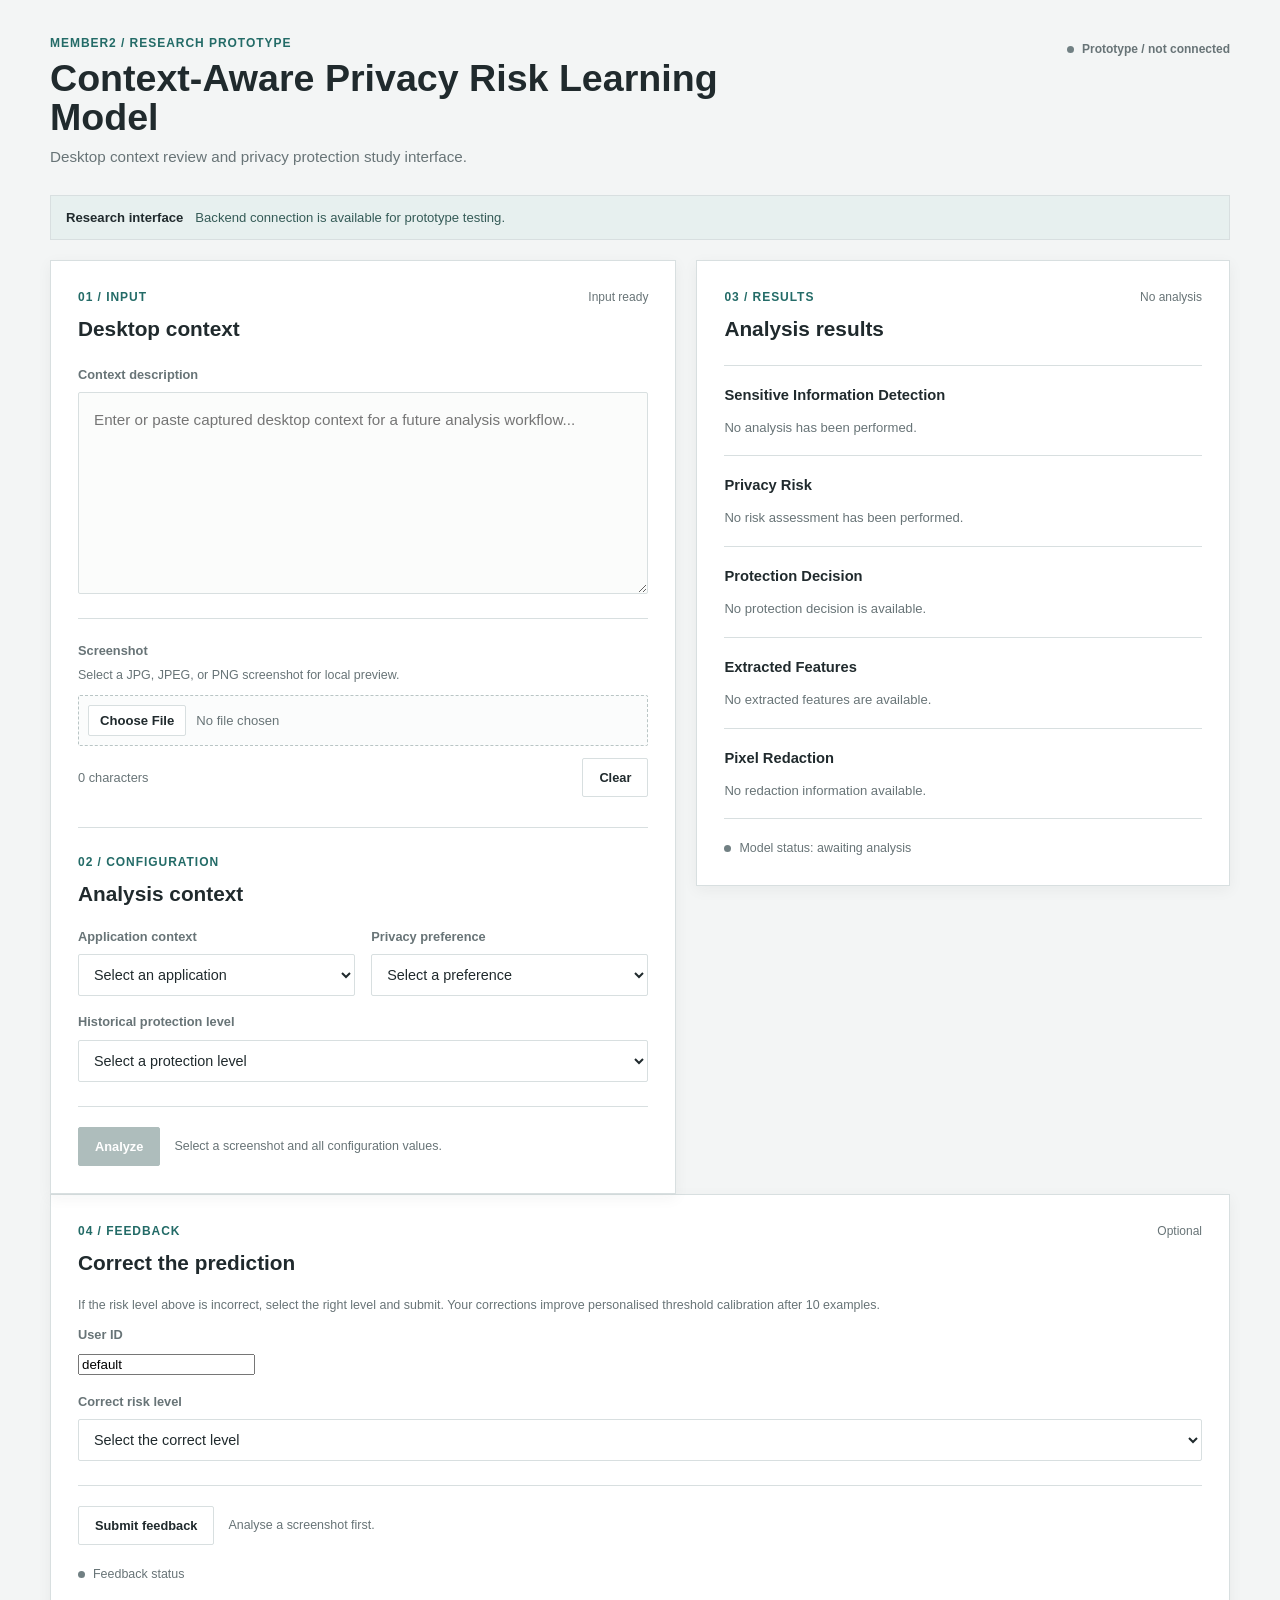
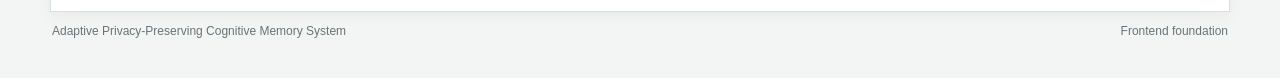
<file: Member2/frontend/index.html>
<!DOCTYPE html>
<html lang="en">
<head>
  <meta charset="UTF-8">
  <meta name="viewport" content="width=device-width, initial-scale=1.0">
  <title>CAPRLM Research Prototype</title>
  <link rel="stylesheet" href="style.css">
</head>
<body>
  <main class="app-shell">
    <header class="app-header">
      <div>
        <p class="eyebrow">Member2 / research prototype</p>
        <h1>Context-Aware Privacy Risk Learning Model</h1>
        <p class="subtitle">Desktop context review and privacy protection study interface.</p>
      </div>
      <div class="prototype-status" aria-label="Frontend status">
        <span class="status-indicator" aria-hidden="true"></span>
        <span>Prototype / not connected</span>
      </div>
    </header>

    <div id="analysis-status" class="notice" role="status" aria-live="polite">
      <strong>Research interface</strong>
      <span>Backend connection is available for prototype testing.</span>
    </div>

    <div class="workspace-grid">
      <section class="workspace input-panel" aria-labelledby="input-heading">
        <div class="section-heading">
          <div>
            <p class="section-label">01 / Input</p>
            <h2 id="input-heading">Desktop context</h2>
          </div>
          <span class="section-status">Input ready</span>
        </div>

        <label for="context-input">Context description</label>
        <textarea id="context-input" rows="7" placeholder="Enter or paste captured desktop context for a future analysis workflow..."></textarea>

        <div class="screenshot-upload">
          <label for="screenshot-input">Screenshot</label>
          <p class="field-help">Select a JPG, JPEG, or PNG screenshot for local preview.</p>
          <input id="screenshot-input" type="file" accept=".jpg,.jpeg,.png,image/jpeg,image/png">
          <div id="screenshot-preview" class="screenshot-preview" hidden>
            <div class="preview-header">
              <span id="screenshot-filename" class="screenshot-filename"></span>
              <button id="remove-screenshot" class="button button-secondary" type="button">Remove</button>
            </div>
            <img id="screenshot-image" alt="Selected screenshot preview">
          </div>
        </div>

        <div class="input-footer">
          <span id="character-count" aria-live="polite">0 characters</span>
          <button id="clear-button" class="button button-secondary" type="button">Clear</button>
        </div>

        <div class="configuration" aria-labelledby="configuration-heading">
          <div class="section-heading configuration-heading">
            <div>
              <p class="section-label">02 / Configuration</p>
              <h2 id="configuration-heading">Analysis context</h2>
            </div>
          </div>

          <div class="field-grid">
            <div class="field">
              <label for="application-context">Application context</label>
              <select id="application-context">
                <option value="">Select an application</option>
                <option>Google Chrome</option>
                <option>Visual Studio Code</option>
                <option>ChatGPT</option>
                <option>Microsoft Word</option>
                <option>Other</option>
              </select>
            </div>

            <div class="field">
              <label for="privacy-preference">Privacy preference</label>
              <select id="privacy-preference">
                <option value="">Select a preference</option>
                <option>Low</option>
                <option>Medium</option>
                <option>High</option>
              </select>
            </div>

            <div class="field">
              <label for="historical-protection">Historical protection level</label>
              <select id="historical-protection">
                <option value="">Select a protection level</option>
                <option>Low</option>
                <option>Medium</option>
                <option>High</option>
              </select>
            </div>
          </div>

          <div class="action-row">
            <button id="analyze-button" class="button button-primary" type="button" disabled>Analyze</button>
            <span id="action-note" class="action-note">Select a screenshot and all configuration values.</span>
          </div>
        </div>
      </section>

      <section class="workspace results-panel" aria-labelledby="results-heading">
        <div class="section-heading">
          <div>
            <p class="section-label">03 / Results</p>
            <h2 id="results-heading">Analysis results</h2>
          </div>
          <span class="section-status">No analysis</span>
        </div>

        <div class="result-list">
          <article class="result-item">
            <h3>Sensitive Information Detection</h3>
            <div id="detection-output" class="response-output">
              <p class="response-empty">No analysis has been performed.</p>
            </div>
          </article>
          <article class="result-item">
            <h3>Privacy Risk</h3>
            <div id="risk-output" class="response-output">
              <p class="response-empty">No risk assessment has been performed.</p>
            </div>
          </article>
          <article class="result-item">
            <h3>Protection Decision</h3>
            <div id="protection-output" class="response-output">
              <p class="response-empty">No protection decision is available.</p>
            </div>
          </article>
          <article class="result-item">
            <h3>Extracted Features</h3>
            <div id="features-output" class="response-output">
              <p class="response-empty">No extracted features are available.</p>
            </div>
          </article>
          <article class="result-item">
            <h3>Pixel Redaction</h3>
            <div id="redaction-output" class="response-output">
              <p class="response-empty">No redaction information available.</p>
            </div>
          </article>
        </div>

        <section id="redacted-image-section" hidden aria-label="Redacted screenshot">
          <h3 style="margin-top:1.5rem;margin-bottom:0.5rem">Redacted Image</h3>
          <p class="field-help">The pixel-redacted version of your screenshot (sensitive regions blurred or masked).</p>
          <img id="redacted-image-output" style="max-width:100%;border:1px solid #ccc;border-radius:4px" alt="Redacted screenshot">
        </section>

        <div id="model-status" class="model-status" role="status" aria-live="polite">
          <span class="status-indicator" aria-hidden="true"></span>
          <span>Model status: awaiting analysis</span>
        </div>
      </section>
    </div>

    <section class="workspace feedback-panel" aria-labelledby="feedback-heading">
      <div class="section-heading">
        <div>
          <p class="section-label">04 / Feedback</p>
          <h2 id="feedback-heading">Correct the prediction</h2>
        </div>
        <span class="section-status">Optional</span>
      </div>
      <p class="field-help">
        If the risk level above is incorrect, select the right level and submit.
        Your corrections improve personalised threshold calibration after
        <span id="recalibration-threshold">10</span> examples.
      </p>
      <div class="field-grid">
        <div class="field">
          <label for="feedback-user-id">User ID</label>
          <input id="feedback-user-id" type="text" value="default" maxlength="64"
            placeholder="Identifies your preference profile">
        </div>
        <div class="field">
          <label for="feedback-label">Correct risk level</label>
          <select id="feedback-label">
            <option value="">Select the correct level</option>
            <option>LOW</option>
            <option>MEDIUM</option>
            <option>HIGH</option>
            <option>CRITICAL</option>
          </select>
        </div>
      </div>
      <div class="action-row">
        <button id="feedback-button" class="button button-secondary" type="button" disabled>
          Submit feedback
        </button>
        <span id="feedback-note" class="action-note">Analyse a screenshot first.</span>
      </div>
      <div id="feedback-status" class="model-status" role="status" aria-live="polite" hidden>
        <span class="status-indicator" aria-hidden="true"></span>
        <span>Feedback status</span>
      </div>
    </section>

    <footer class="app-footer">
      <span>Adaptive Privacy-Preserving Cognitive Memory System</span>
      <span>Frontend foundation</span>
    </footer>
  </main>

  <script src="app.js"></script>
</body>
</html>
</file>
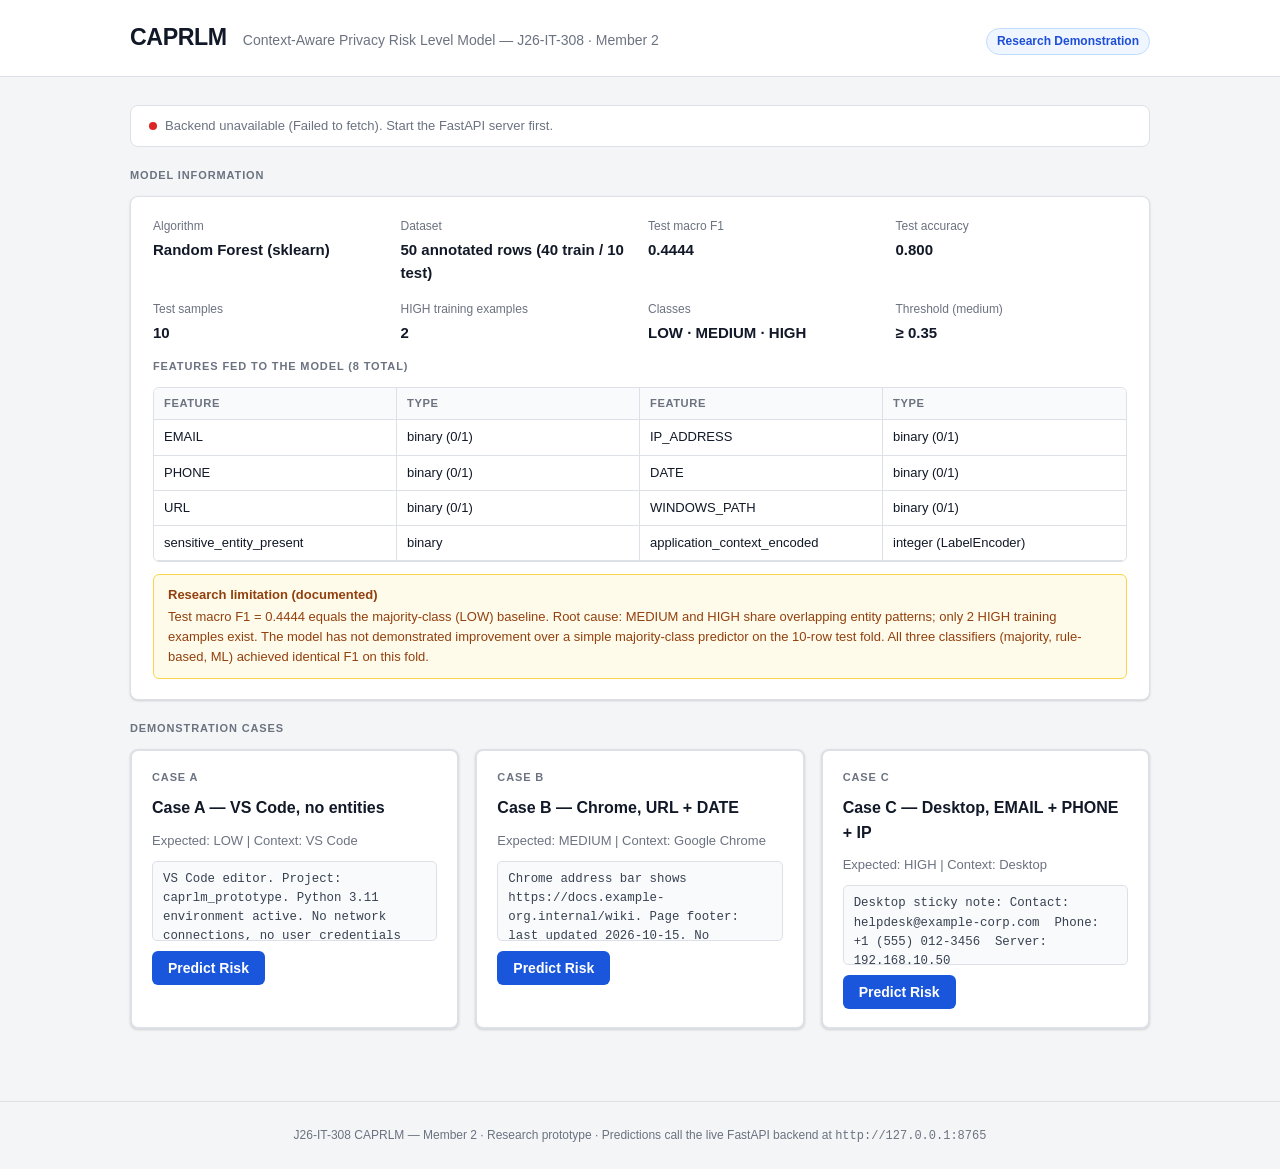
<file: Member2/frontend/demo.html>
<!DOCTYPE html>
<html lang="en">
<head>
  <meta charset="UTF-8">
  <meta name="viewport" content="width=device-width, initial-scale=1.0">
  <title>CAPRLM — Research Demo</title>
  <style>
    *, *::before, *::after { box-sizing: border-box; margin: 0; padding: 0; }

    :root {
      --bg:        #f4f5f7;
      --surface:   #ffffff;
      --border:    #dde1e7;
      --primary:   #1a56db;
      --primary-h: #1648c0;
      --text:      #111827;
      --muted:     #6b7280;
      --low:       #16a34a;
      --medium:    #d97706;
      --high:      #dc2626;
      --low-bg:    #f0fdf4;
      --medium-bg: #fffbeb;
      --high-bg:   #fef2f2;
      --low-bdr:   #86efac;
      --medium-bdr:#fcd34d;
      --high-bdr:  #fca5a5;
      --radius:    8px;
      --shadow:    0 1px 3px rgba(0,0,0,.10), 0 1px 2px rgba(0,0,0,.06);
    }

    body {
      font-family: -apple-system, BlinkMacSystemFont, "Segoe UI", Roboto, sans-serif;
      background: var(--bg);
      color: var(--text);
      line-height: 1.55;
      font-size: 15px;
    }

    /* ── layout ── */
    .page { max-width: 1060px; margin: 0 auto; padding: 0 20px 48px; }

    /* ── header ── */
    .site-header {
      background: var(--surface);
      border-bottom: 1px solid var(--border);
      padding: 20px 0;
      margin-bottom: 28px;
    }
    .site-header .inner {
      max-width: 1060px; margin: 0 auto; padding: 0 20px;
      display: flex; align-items: baseline; gap: 16px; flex-wrap: wrap;
    }
    .site-header h1 { font-size: 1.45rem; font-weight: 700; letter-spacing: -.4px; }
    .site-header .tagline { color: var(--muted); font-size: .875rem; }
    .badge {
      margin-left: auto;
      background: #eff6ff; color: #1d4ed8;
      font-size: .75rem; font-weight: 600;
      padding: 3px 10px; border-radius: 999px;
      border: 1px solid #bfdbfe;
      white-space: nowrap;
    }

    /* ── section titles ── */
    .section-title {
      font-size: .6875rem; font-weight: 700; letter-spacing: .08em;
      text-transform: uppercase; color: var(--muted);
      margin-bottom: 12px;
    }

    /* ── cards ── */
    .card {
      background: var(--surface);
      border: 1px solid var(--border);
      border-radius: var(--radius);
      box-shadow: var(--shadow);
      padding: 20px 22px;
      margin-bottom: 20px;
    }

    /* ── model-info grid ── */
    .model-grid {
      display: grid;
      grid-template-columns: repeat(auto-fit, minmax(200px, 1fr));
      gap: 16px;
      margin-bottom: 12px;
    }
    .model-stat { }
    .model-stat dt { font-size: .75rem; color: var(--muted); margin-bottom: 2px; }
    .model-stat dd { font-weight: 600; font-size: .9375rem; }

    .limitation-box {
      background: #fffbeb;
      border: 1px solid #fcd34d;
      border-radius: 6px;
      padding: 10px 14px;
      font-size: .8125rem;
      color: #92400e;
      margin-top: 12px;
    }
    .limitation-box strong { display: block; margin-bottom: 2px; }

    /* ── features table ── */
    .features-grid {
      display: grid;
      grid-template-columns: repeat(4, 1fr);
      gap: 0;
      border: 1px solid var(--border);
      border-radius: 6px;
      overflow: hidden;
      font-size: .8125rem;
      margin-top: 8px;
    }
    .feat-cell {
      padding: 7px 10px;
      border-right: 1px solid var(--border);
      border-bottom: 1px solid var(--border);
    }
    .feat-cell:nth-child(4n) { border-right: none; }
    .feat-cell.head {
      background: #f9fafb;
      font-weight: 600;
      color: var(--muted);
      font-size: .7rem;
      text-transform: uppercase;
      letter-spacing: .05em;
    }

    /* ── cases ── */
    .cases-grid {
      display: grid;
      grid-template-columns: repeat(auto-fit, minmax(300px, 1fr));
      gap: 16px;
    }

    .case-card {
      background: var(--surface);
      border: 2px solid var(--border);
      border-radius: var(--radius);
      box-shadow: var(--shadow);
      padding: 18px 20px;
      display: flex;
      flex-direction: column;
      gap: 10px;
      transition: border-color .15s;
    }
    .case-card.active { border-color: var(--primary); }

    .case-label {
      font-size: .6875rem; font-weight: 700;
      letter-spacing: .08em; text-transform: uppercase;
      color: var(--muted);
    }
    .case-title { font-weight: 700; font-size: 1rem; }
    .case-subtitle { font-size: .8125rem; color: var(--muted); }

    .case-text-preview {
      background: #f9fafb;
      border: 1px solid var(--border);
      border-radius: 5px;
      padding: 8px 10px;
      font-size: .775rem;
      color: #374151;
      font-family: monospace;
      white-space: pre-wrap;
      word-break: break-word;
      max-height: 80px;
      overflow: hidden;
    }

    .predict-btn {
      background: var(--primary);
      color: #fff;
      border: none;
      border-radius: 6px;
      padding: 9px 16px;
      font-size: .875rem;
      font-weight: 600;
      cursor: pointer;
      transition: background .15s;
      align-self: flex-start;
    }
    .predict-btn:hover:not(:disabled) { background: var(--primary-h); }
    .predict-btn:disabled { opacity: .55; cursor: not-allowed; }

    /* ── result panel ── */
    .result-panel {
      border-top: 1px solid var(--border);
      padding-top: 14px;
      margin-top: 4px;
    }
    .result-panel[hidden] { display: none; }

    .risk-pill {
      display: inline-block;
      font-size: 1.15rem;
      font-weight: 700;
      padding: 5px 16px;
      border-radius: 999px;
      margin-bottom: 12px;
    }
    .risk-pill.LOW    { background: var(--low-bg);    color: var(--low);    border: 1.5px solid var(--low-bdr); }
    .risk-pill.MEDIUM { background: var(--medium-bg); color: var(--medium); border: 1.5px solid var(--medium-bdr); }
    .risk-pill.HIGH   { background: var(--high-bg);   color: var(--high);   border: 1.5px solid var(--high-bdr); }

    .prob-bars { display: flex; flex-direction: column; gap: 5px; margin-bottom: 12px; }
    .prob-row { display: flex; align-items: center; gap: 8px; font-size: .8125rem; }
    .prob-label { width: 64px; font-weight: 600; }
    .prob-track {
      flex: 1; height: 10px; background: #e5e7eb; border-radius: 999px; overflow: hidden;
    }
    .prob-fill {
      height: 100%; border-radius: 999px; transition: width .4s ease;
    }
    .prob-fill.HIGH   { background: var(--high); }
    .prob-fill.MEDIUM { background: var(--medium); }
    .prob-fill.LOW    { background: var(--low); }
    .prob-value { width: 42px; text-align: right; color: var(--muted); }

    .entities-row { font-size: .8125rem; margin-bottom: 8px; }
    .entity-chip {
      display: inline-block;
      background: #eff6ff;
      color: #1d4ed8;
      border: 1px solid #bfdbfe;
      border-radius: 4px;
      padding: 1px 7px;
      margin: 2px 3px 2px 0;
      font-size: .75rem;
      font-weight: 600;
    }
    .entity-none { color: var(--muted); font-style: italic; }

    .feat-mini { font-size: .775rem; color: var(--muted); }
    .feat-mini span { color: var(--text); font-weight: 600; }

    .thresh-note { font-size: .75rem; color: var(--muted); margin-top: 6px; }
    .rule-note   { font-size: .75rem; color: var(--muted); }

    .error-box {
      background: #fef2f2;
      border: 1px solid #fca5a5;
      border-radius: 5px;
      padding: 8px 12px;
      font-size: .8125rem;
      color: var(--high);
    }

    /* ── status bar ── */
    .status-bar {
      background: var(--surface);
      border: 1px solid var(--border);
      border-radius: var(--radius);
      padding: 10px 18px;
      font-size: .8125rem;
      color: var(--muted);
      margin-bottom: 20px;
      display: flex;
      align-items: center;
      gap: 8px;
    }
    .dot {
      width: 8px; height: 8px; border-radius: 50%; flex-shrink: 0;
      background: #9ca3af;
    }
    .dot.ok  { background: #22c55e; }
    .dot.err { background: var(--high); }

    /* ── footer ── */
    .site-footer {
      text-align: center;
      font-size: .75rem;
      color: var(--muted);
      padding: 24px 20px;
      border-top: 1px solid var(--border);
      margin-top: 24px;
    }

    @media (max-width: 600px) {
      .features-grid { grid-template-columns: repeat(2, 1fr); }
      .feat-cell:nth-child(4n) { border-right: 1px solid var(--border); }
      .feat-cell:nth-child(2n) { border-right: none; }
    }
  </style>
</head>
<body>

<header class="site-header">
  <div class="inner">
    <h1>CAPRLM</h1>
    <span class="tagline">Context-Aware Privacy Risk Level Model &mdash; J26-IT-308 &middot; Member 2</span>
    <span class="badge">Research Demonstration</span>
  </div>
</header>

<main class="page">

  <!-- backend status -->
  <div class="status-bar" id="status-bar">
    <span class="dot" id="status-dot"></span>
    <span id="status-text">Checking backend&hellip;</span>
  </div>

  <!-- model information -->
  <p class="section-title">Model Information</p>
  <div class="card">
    <dl class="model-grid">
      <div class="model-stat"><dt>Algorithm</dt><dd>Random Forest (sklearn)</dd></div>
      <div class="model-stat"><dt>Dataset</dt><dd>50 annotated rows (40 train / 10 test)</dd></div>
      <div class="model-stat"><dt>Test macro F1</dt><dd>0.4444</dd></div>
      <div class="model-stat"><dt>Test accuracy</dt><dd>0.800</dd></div>
      <div class="model-stat"><dt>Test samples</dt><dd>10</dd></div>
      <div class="model-stat"><dt>HIGH training examples</dt><dd>2</dd></div>
      <div class="model-stat"><dt>Classes</dt><dd>LOW &middot; MEDIUM &middot; HIGH</dd></div>
      <div class="model-stat"><dt>Threshold (medium)</dt><dd>&ge; 0.35</dd></div>
    </dl>
    <p class="section-title" style="margin-top:14px">Features fed to the model (8 total)</p>
    <div class="features-grid">
      <div class="feat-cell head">Feature</div>
      <div class="feat-cell head">Type</div>
      <div class="feat-cell head">Feature</div>
      <div class="feat-cell head">Type</div>
      <div class="feat-cell">EMAIL</div>          <div class="feat-cell">binary (0/1)</div>
      <div class="feat-cell">IP_ADDRESS</div>     <div class="feat-cell">binary (0/1)</div>
      <div class="feat-cell">PHONE</div>          <div class="feat-cell">binary (0/1)</div>
      <div class="feat-cell">DATE</div>           <div class="feat-cell">binary (0/1)</div>
      <div class="feat-cell">URL</div>            <div class="feat-cell">binary (0/1)</div>
      <div class="feat-cell">WINDOWS_PATH</div>   <div class="feat-cell">binary (0/1)</div>
      <div class="feat-cell">sensitive_entity_present</div><div class="feat-cell">binary</div>
      <div class="feat-cell">application_context_encoded</div><div class="feat-cell">integer (LabelEncoder)</div>
    </div>
    <div class="limitation-box">
      <strong>Research limitation (documented)</strong>
      Test macro F1 = 0.4444 equals the majority-class (LOW) baseline.
      Root cause: MEDIUM and HIGH share overlapping entity patterns; only 2 HIGH training examples exist.
      The model has not demonstrated improvement over a simple majority-class predictor on the 10-row test fold.
      All three classifiers (majority, rule-based, ML) achieved identical F1 on this fold.
    </div>
  </div>

  <!-- demo cases -->
  <p class="section-title">Demonstration Cases</p>
  <div class="cases-grid" id="cases-grid">
    <!-- populated by JS -->
  </div>

</main>

<footer class="site-footer">
  J26-IT-308 CAPRLM &mdash; Member 2 &middot; Research prototype &middot;
  Predictions call the live FastAPI backend at <code>http://127.0.0.1:8765</code>
</footer>

<script>
"use strict";

const API = "http://127.0.0.1:8765";

const CASES = [
  {
    id: "A",
    title: "Case A — VS Code, no entities",
    subtitle: "Expected: LOW  |  Context: VS Code",
    context: "VS Code",
    pref: "Medium",
    hist: "Medium",
    text: "VS Code editor. Project: caprlm_prototype. Python 3.11 environment active. No network connections, no user credentials shown.",
  },
  {
    id: "B",
    title: "Case B — Chrome, URL + DATE",
    subtitle: "Expected: MEDIUM  |  Context: Google Chrome",
    context: "Google Chrome",
    pref: "Medium",
    hist: "Medium",
    text: "Chrome address bar shows https://docs.example-org.internal/wiki. Page footer: last updated 2026-10-15. No personal contact information visible.",
  },
  {
    id: "C",
    title: "Case C — Desktop, EMAIL + PHONE + IP",
    subtitle: "Expected: HIGH  |  Context: Desktop",
    context: "Desktop",
    pref: "Medium",
    hist: "Medium",
    text: "Desktop sticky note: Contact: helpdesk@example-corp.com  Phone: +1 (555) 012-3456  Server: 192.168.10.50",
  },
];

// ── check backend ──────────────────────────────────────────────────────────
async function checkBackend() {
  const dot  = document.getElementById("status-dot");
  const text = document.getElementById("status-text");
  try {
    const r = await fetch(`${API}/`);
    if (r.ok) {
      dot.className  = "dot ok";
      text.textContent = "Backend connected — http://127.0.0.1:8765 is running.";
    } else {
      throw new Error(`HTTP ${r.status}`);
    }
  } catch (e) {
    dot.className  = "dot err";
    text.textContent = `Backend unavailable (${e.message}). Start the FastAPI server first.`;
  }
}

// ── render entity chips ───────────────────────────────────────────────────
function entityChips(detection) {
  const CATS = ["EMAIL","PHONE","URL","IP_ADDRESS","DATE","WINDOWS_PATH"];
  const found = [];
  for (const cat of CATS) {
    const info = detection[cat];
    const count = info && typeof info === "object" ? (info.count || 0) : 0;
    if (count > 0) found.push(`${cat}×${count}`);
  }
  if (found.length === 0) return `<span class="entity-none">None detected</span>`;
  return found.map(f => `<span class="entity-chip">${f}</span>`).join("");
}

// ── probability bar ───────────────────────────────────────────────────────
function probBar(label, value, cls) {
  const pct = Math.round((value || 0) * 100);
  return `
    <div class="prob-row">
      <span class="prob-label">${label}</span>
      <div class="prob-track"><div class="prob-fill ${cls}" style="width:${pct}%"></div></div>
      <span class="prob-value">${(value || 0).toFixed(3)}</span>
    </div>`;
}

// ── feature mini-table ────────────────────────────────────────────────────
function featureMini(features) {
  const SHOW = ["email_count","phone_count","url_count","ip_count","date_count",
                "windows_path_count","sensitive_entity_count","application_context"];
  return SHOW.map(k => {
    const v = features[k];
    const bin = (typeof v === "number" && k !== "application_context") ? ` → binary=${v > 0 ? 1 : 0}` : "";
    return `<span class="feat-mini">${k.replace(/_/g," ")}: <span>${v}</span>${bin}</span>`;
  }).join(" &nbsp;&middot;&nbsp; ");
}

// ── build result HTML ──────────────────────────────────────────────────────
function buildResult(data) {
  const rp     = data.risk_prediction || {};
  const det    = data.detection_results || {};
  const feat   = data.extracted_features || {};
  const rule   = data.rule_baseline || {};
  const level  = rp.risk_level || "?";
  const raw    = rp.raw_probabilities || {};
  const thresh = rp.applied_thresholds || {};

  return `
    <div class="result-panel">
      <span class="risk-pill ${level}">${level}</span>
      <div class="prob-bars">
        ${probBar("HIGH",   raw.HIGH,   "HIGH")}
        ${probBar("MEDIUM", raw.MEDIUM, "MEDIUM")}
        ${probBar("LOW",    raw.LOW,    "LOW")}
      </div>
      <div class="entities-row">
        <strong>Detected entities:</strong><br>${entityChips(det)}
      </div>
      <div style="font-size:.8125rem;margin-bottom:6px">${featureMini(feat)}</div>
      <p class="thresh-note">
        Confidence: <strong>${rp.confidence != null ? Number(rp.confidence).toFixed(4) : "n/a"}</strong>
        &nbsp;&middot;&nbsp;
        Thresholds: medium&ge;${thresh.medium ?? "?"} &nbsp; high&ge;${thresh.high ?? "?"}
        &nbsp;&middot;&nbsp;
        Model: ${rp.model_status ?? "n/a"}
      </p>
      <p class="rule-note">Rule baseline: <strong>${rule.risk_level ?? "n/a"}</strong> (confidence ${rule.confidence != null ? Number(rule.confidence).toFixed(2) : "n/a"})</p>
    </div>`;
}

// ── render one case card ───────────────────────────────────────────────────
function renderCase(c) {
  const card = document.createElement("div");
  card.className = "case-card";
  card.id = `case-${c.id}`;

  card.innerHTML = `
    <p class="case-label">Case ${c.id}</p>
    <p class="case-title">${c.title}</p>
    <p class="case-subtitle">${c.subtitle}</p>
    <pre class="case-text-preview">${c.text}</pre>
    <button class="predict-btn" id="btn-${c.id}">Predict Risk</button>
    <div id="result-${c.id}" hidden></div>
  `;

  const btn = card.querySelector(`#btn-${c.id}`);
  btn.addEventListener("click", () => runPrediction(c, card, btn));
  return card;
}

// ── call /demo-predict ─────────────────────────────────────────────────────
async function runPrediction(c, card, btn) {
  btn.disabled = true;
  btn.textContent = "Running…";
  card.classList.add("active");

  const resultEl = document.getElementById(`result-${c.id}`);
  resultEl.hidden = true;
  resultEl.innerHTML = "";

  try {
    const res = await fetch(`${API}/demo-predict`, {
      method: "POST",
      headers: { "Content-Type": "application/json" },
      body: JSON.stringify({
        text: c.text,
        application_context: c.context,
        privacy_preference: c.pref,
        historical_protection_level: c.hist,
      }),
    });

    if (!res.ok) {
      const err = await res.json().catch(() => ({}));
      throw new Error(err.detail || `HTTP ${res.status}`);
    }

    const data = await res.json();
    resultEl.innerHTML = buildResult(data);
    resultEl.hidden = false;

  } catch (e) {
    resultEl.innerHTML = `<div class="error-box result-panel">Error: ${e.message}</div>`;
    resultEl.hidden = false;
  } finally {
    btn.disabled = false;
    btn.textContent = "Predict Risk";
  }
}

// ── init ───────────────────────────────────────────────────────────────────
const grid = document.getElementById("cases-grid");
for (const c of CASES) grid.appendChild(renderCase(c));
checkBackend();
</script>
</body>
</html>
</file>
<file: Member2/frontend/style.css>
:root {
  color-scheme: light;
  --ink: #202a2d;
  --muted: #687477;
  --line: #d8dfe0;
  --surface: #ffffff;
  --background: #f3f5f5;
  --accent: #236b67;
  --accent-soft: #e7f0ef;
  --shadow: 0 4px 14px rgba(32, 42, 45, 0.05);
}

* {
  box-sizing: border-box;
}

body {
  margin: 0;
  min-width: 320px;
  background: var(--background);
  color: var(--ink);
  font-family: Arial, Helvetica, sans-serif;
  line-height: 1.5;
}

button,
textarea,
select {
  font: inherit;
}

.app-shell {
  width: min(100% - 40px, 1180px);
  margin: 0 auto;
  padding: 34px 0 28px;
}

.app-header {
  display: flex;
  align-items: flex-start;
  justify-content: space-between;
  gap: 24px;
  padding-bottom: 26px;
}

.eyebrow,
.section-label {
  margin: 0 0 7px;
  color: var(--accent);
  font-size: 0.75rem;
  font-weight: 700;
  letter-spacing: 0.08em;
  text-transform: uppercase;
}

h1,
h2,
h3,
p {
  margin-top: 0;
}

h1 {
  max-width: 760px;
  margin-bottom: 8px;
  font-size: clamp(1.75rem, 3vw, 2.35rem);
  font-weight: 600;
  letter-spacing: 0;
  line-height: 1.05;
}

.subtitle {
  margin-bottom: 0;
  color: var(--muted);
  font-size: 0.95rem;
}

.prototype-status,
.section-status {
  flex: 0 0 auto;
  font-size: 0.75rem;
  font-weight: 700;
}

.prototype-status {
  display: inline-flex;
  align-items: center;
  gap: 8px;
  padding-top: 6px;
  color: var(--muted);
}

.notice {
  display: flex;
  gap: 12px;
  align-items: center;
  margin-bottom: 20px;
  padding: 12px 15px;
  border: 1px solid var(--line);
  background: var(--accent-soft);
  color: #355b57;
  font-size: 0.82rem;
}

.notice strong {
  color: var(--ink);
}

.workspace-grid {
  display: grid;
  grid-template-columns: minmax(0, 1.08fr) minmax(320px, 0.92fr);
  gap: 20px;
  align-items: start;
}

.workspace {
  padding: 27px;
  border: 1px solid var(--line);
  background: var(--surface);
  box-shadow: var(--shadow);
}

.section-heading {
  display: flex;
  align-items: flex-start;
  justify-content: space-between;
  gap: 20px;
  margin-bottom: 20px;
}

h2 {
  margin-bottom: 0;
  font-size: 1.3rem;
  font-weight: 600;
}

.section-status {
  color: var(--muted);
  font-weight: 400;
}

.status-indicator {
  display: inline-block;
  width: 7px;
  height: 7px;
  border-radius: 50%;
  background: #718083;
}

label {
  display: block;
  margin-bottom: 8px;
  color: var(--muted);
  font-size: 0.8rem;
  font-weight: 700;
}

textarea {
  display: block;
  width: 100%;
  min-height: 180px;
  resize: vertical;
  padding: 15px;
  border: 1px solid var(--line);
  border-radius: 2px;
  background: #fbfcfb;
  color: var(--ink);
  font-size: 0.95rem;
  line-height: 1.6;
}

textarea:focus {
  outline: 3px solid rgba(23, 107, 99, 0.16);
  border-color: var(--accent);
}

.screenshot-upload {
  margin-top: 24px;
  padding-top: 22px;
  border-top: 1px solid var(--line);
}

.field-help {
  margin: -2px 0 10px;
  color: var(--muted);
  font-size: 0.78rem;
}

input[type="file"] {
  display: block;
  width: 100%;
  padding: 9px;
  border: 1px dashed #b9c5c5;
  border-radius: 2px;
  background: #fbfcfc;
  color: var(--muted);
  font-size: 0.82rem;
}

input[type="file"]::file-selector-button {
  margin-right: 10px;
  padding: 7px 11px;
  border: 1px solid var(--line);
  border-radius: 2px;
  background: var(--surface);
  color: var(--ink);
  cursor: pointer;
  font: inherit;
  font-weight: 700;
}

input[type="file"]:focus {
  outline: 3px solid rgba(35, 107, 103, 0.15);
  border-color: var(--accent);
}

.screenshot-preview {
  margin-top: 14px;
  padding: 12px;
  border: 1px solid var(--line);
  background: #fbfcfc;
}

.preview-header {
  display: flex;
  align-items: center;
  justify-content: space-between;
  gap: 14px;
  margin-bottom: 10px;
}

.screenshot-filename {
  min-width: 0;
  overflow: hidden;
  color: var(--muted);
  font-size: 0.8rem;
  text-overflow: ellipsis;
  white-space: nowrap;
}

#screenshot-image {
  display: block;
  width: 100%;
  max-height: 280px;
  border: 1px solid var(--line);
  background: #eef1f1;
  object-fit: contain;
}

.input-footer {
  display: flex;
  align-items: center;
  justify-content: space-between;
  gap: 16px;
  margin-top: 12px;
  color: var(--muted);
  font-size: 0.8rem;
}

.configuration {
  margin-top: 30px;
  padding-top: 25px;
  border-top: 1px solid var(--line);
}

.configuration-heading {
  margin-bottom: 18px;
}

.field-grid {
  display: grid;
  grid-template-columns: repeat(2, minmax(0, 1fr));
  gap: 16px;
}

.field:last-child {
  grid-column: span 2;
}

select {
  width: 100%;
  min-height: 42px;
  padding: 8px 11px;
  border: 1px solid var(--line);
  border-radius: 2px;
  background: var(--surface);
  color: var(--ink);
  font-size: 0.9rem;
}

select:focus {
  outline: 3px solid rgba(35, 107, 103, 0.15);
  border-color: var(--accent);
}

.action-row {
  display: flex;
  align-items: center;
  gap: 14px;
  margin-top: 24px;
  padding-top: 20px;
  border-top: 1px solid var(--line);
}

.button {
  cursor: pointer;
  border: 1px solid transparent;
  border-radius: 2px;
  padding: 9px 16px;
  font-size: 0.8rem;
  font-weight: 700;
}

.button-primary {
  border-color: var(--accent);
  background: var(--accent);
  color: #ffffff;
}

.button-primary:disabled {
  cursor: not-allowed;
  border-color: #aebdbc;
  background: #aebdbc;
  color: #ffffff;
}

.button-secondary {
  border-color: var(--line);
  background: var(--surface);
  color: var(--ink);
}

.button-secondary:hover {
  border-color: var(--accent);
  color: var(--accent);
}

.action-note {
  color: var(--muted);
  font-size: 0.78rem;
}

.action-note.is-error {
  color: #9b3f3f;
}

.result-list {
  border-top: 1px solid var(--line);
}

.result-item {
  padding: 18px 0;
  border-bottom: 1px solid var(--line);
}

.result-item h3 {
  margin: 0 0 5px;
  font-size: 0.92rem;
  font-weight: 700;
}

.result-item p {
  margin: 0;
  color: var(--muted);
  font-size: 0.82rem;
}

.response-output {
  margin-top: 12px;
}

.response-empty {
  color: var(--muted);
  font-size: 0.82rem;
}

.metric-list {
  display: grid;
  grid-template-columns: minmax(150px, 1fr) minmax(0, 1.5fr);
  margin: 0;
  border-top: 1px solid var(--line);
}

.metric-list dt,
.metric-list dd {
  margin: 0;
  padding: 8px 0;
  border-bottom: 1px solid var(--line);
  font-size: 0.8rem;
}

.metric-list dt {
  color: var(--muted);
  font-weight: 700;
}

.metric-list dd {
  overflow-wrap: anywhere;
  color: var(--ink);
  text-align: right;
}

.response-note {
  margin: 0 0 10px;
  color: var(--muted);
  font-size: 0.78rem;
}

.model-status {
  display: flex;
  align-items: center;
  gap: 8px;
  margin-top: 20px;
  color: var(--muted);
  font-size: 0.78rem;
}

.model-status.is-error {
  color: #9b3f3f;
}

.model-status.is-analyzing .status-indicator {
  background: var(--accent);
}

.app-footer {
  display: flex;
  justify-content: space-between;
  gap: 16px;
  padding: 10px 2px;
  color: var(--muted);
  font-size: 0.75rem;
}

@media (max-width: 620px) {
  .app-shell {
    width: min(100% - 22px, 940px);
    padding-top: 28px;
  }

  .app-header,
  .app-footer {
    flex-direction: column;
  }

  .app-header {
    gap: 16px;
    padding-bottom: 25px;
  }

  .workspace-grid {
    grid-template-columns: 1fr;
  }

  .notice {
    align-items: flex-start;
    flex-direction: column;
    gap: 3px;
  }

  .workspace {
    padding: 20px;
  }

  .section-heading {
    flex-direction: column;
    gap: 10px;
  }

  .field-grid {
    grid-template-columns: 1fr;
  }

  .field:last-child {
    grid-column: auto;
  }

  .action-row {
    align-items: flex-start;
    flex-direction: column;
  }
}
</file>
